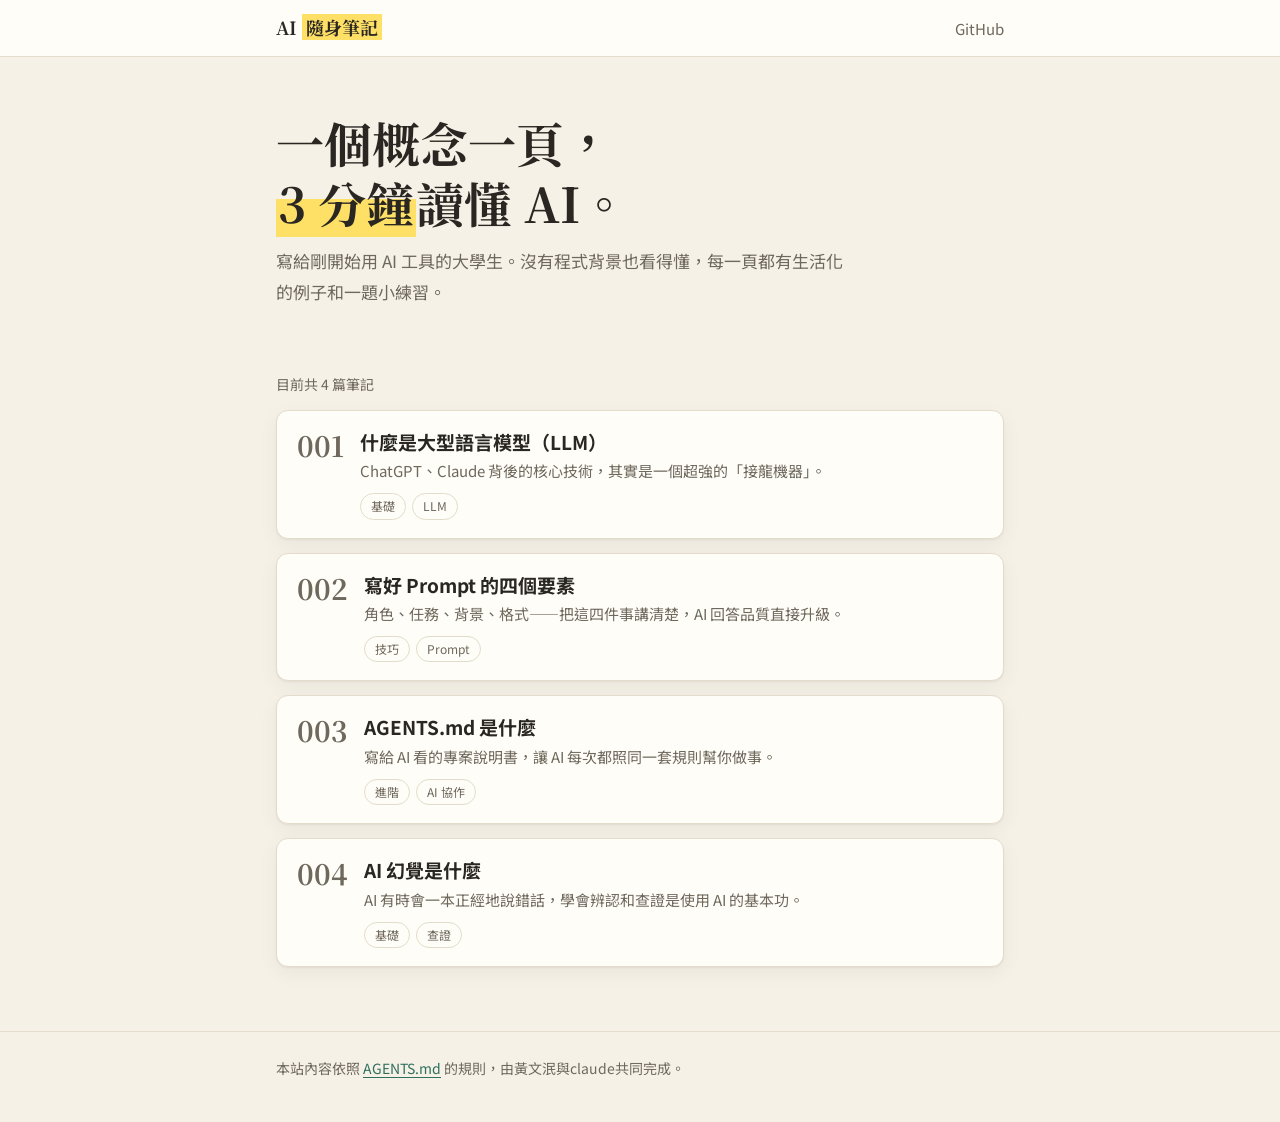
<file: index.html>
<!doctype html>
<html lang="zh-Hant-TW">
<head>
  <meta charset="utf-8">
  <meta name="viewport" content="width=device-width, initial-scale=1">
  <title>AI 隨身筆記｜一個概念一頁</title>
  <meta name="description" content="給大學生的 AI 學習筆記，一個概念一頁，3 分鐘讀完。">
  <link rel="preconnect" href="https://fonts.googleapis.com">
  <link rel="preconnect" href="https://fonts.gstatic.com" crossorigin>
  <link href="https://fonts.googleapis.com/css2?family=Noto+Sans+TC:wght@400;700&family=Noto+Serif+TC:wght@700&display=swap" rel="stylesheet">
  <link rel="stylesheet" href="assets/style.css">
</head>
<body>
  <header class="site-bar">
    <div class="wrap">
      <a class="brand" href="index.html">AI <span>隨身筆記</span></a>
         <nav><a href="https://github.com/hank177/ai-notes">GitHub</a></nav>
    </div>
  </header>

  <main class="wrap">
    <section class="hero">
      <h1>一個概念一頁，<br><mark>3 分鐘</mark>讀懂 AI。</h1>
      <p>寫給剛開始用 AI 工具的大學生。沒有程式背景也看得懂，每一頁都有生活化的例子和一題小練習。</p>
    </section>

    <p class="count">目前共 4 篇筆記</p>

    <ol class="note-list">
      <li>
        <a class="card" href="notes/001-what-is-llm.html">
          <span class="num">001</span>
          <h3>什麼是大型語言模型（LLM）</h3>
          <p>ChatGPT、Claude 背後的核心技術，其實是一個超強的「接龍機器」。</p>
          <span class="tags"><span class="tag">基礎</span><span class="tag">LLM</span></span>
        </a>
      </li>
      <li>
        <a class="card" href="notes/002-prompt-basics.html">
          <span class="num">002</span>
          <h3>寫好 Prompt 的四個要素</h3>
          <p>角色、任務、背景、格式——把這四件事講清楚，AI 回答品質直接升級。</p>
          <span class="tags"><span class="tag">技巧</span><span class="tag">Prompt</span></span>
        </a>
      </li>
      <li>
        <a class="card" href="notes/003-agents-md.html">
          <span class="num">003</span>
          <h3>AGENTS.md 是什麼</h3>
          <p>寫給 AI 看的專案說明書，讓 AI 每次都照同一套規則幫你做事。</p>
          <span class="tags"><span class="tag">進階</span><span class="tag">AI 協作</span></span>
        </a>
      </li>
      <li>
        <a class="card" href="notes/004-ai-hallucination.html">
          <span class="num">004</span>
          <h3>AI 幻覺是什麼</h3>
          <p>AI 有時會一本正經地說錯話，學會辨認和查證是使用 AI 的基本功。</p>
          <span class="tags"><span class="tag">基礎</span><span class="tag">查證</span></span>
        </a>
      </li>
    </ol>
  </main>

  <footer class="site-foot">
    <div class="wrap">
      本站內容依照 <a href="AGENTS.md">AGENTS.md</a> 的規則，由黃文泯與claude共同完成。
    </div>
  </footer>
</body>
</html>
</file>
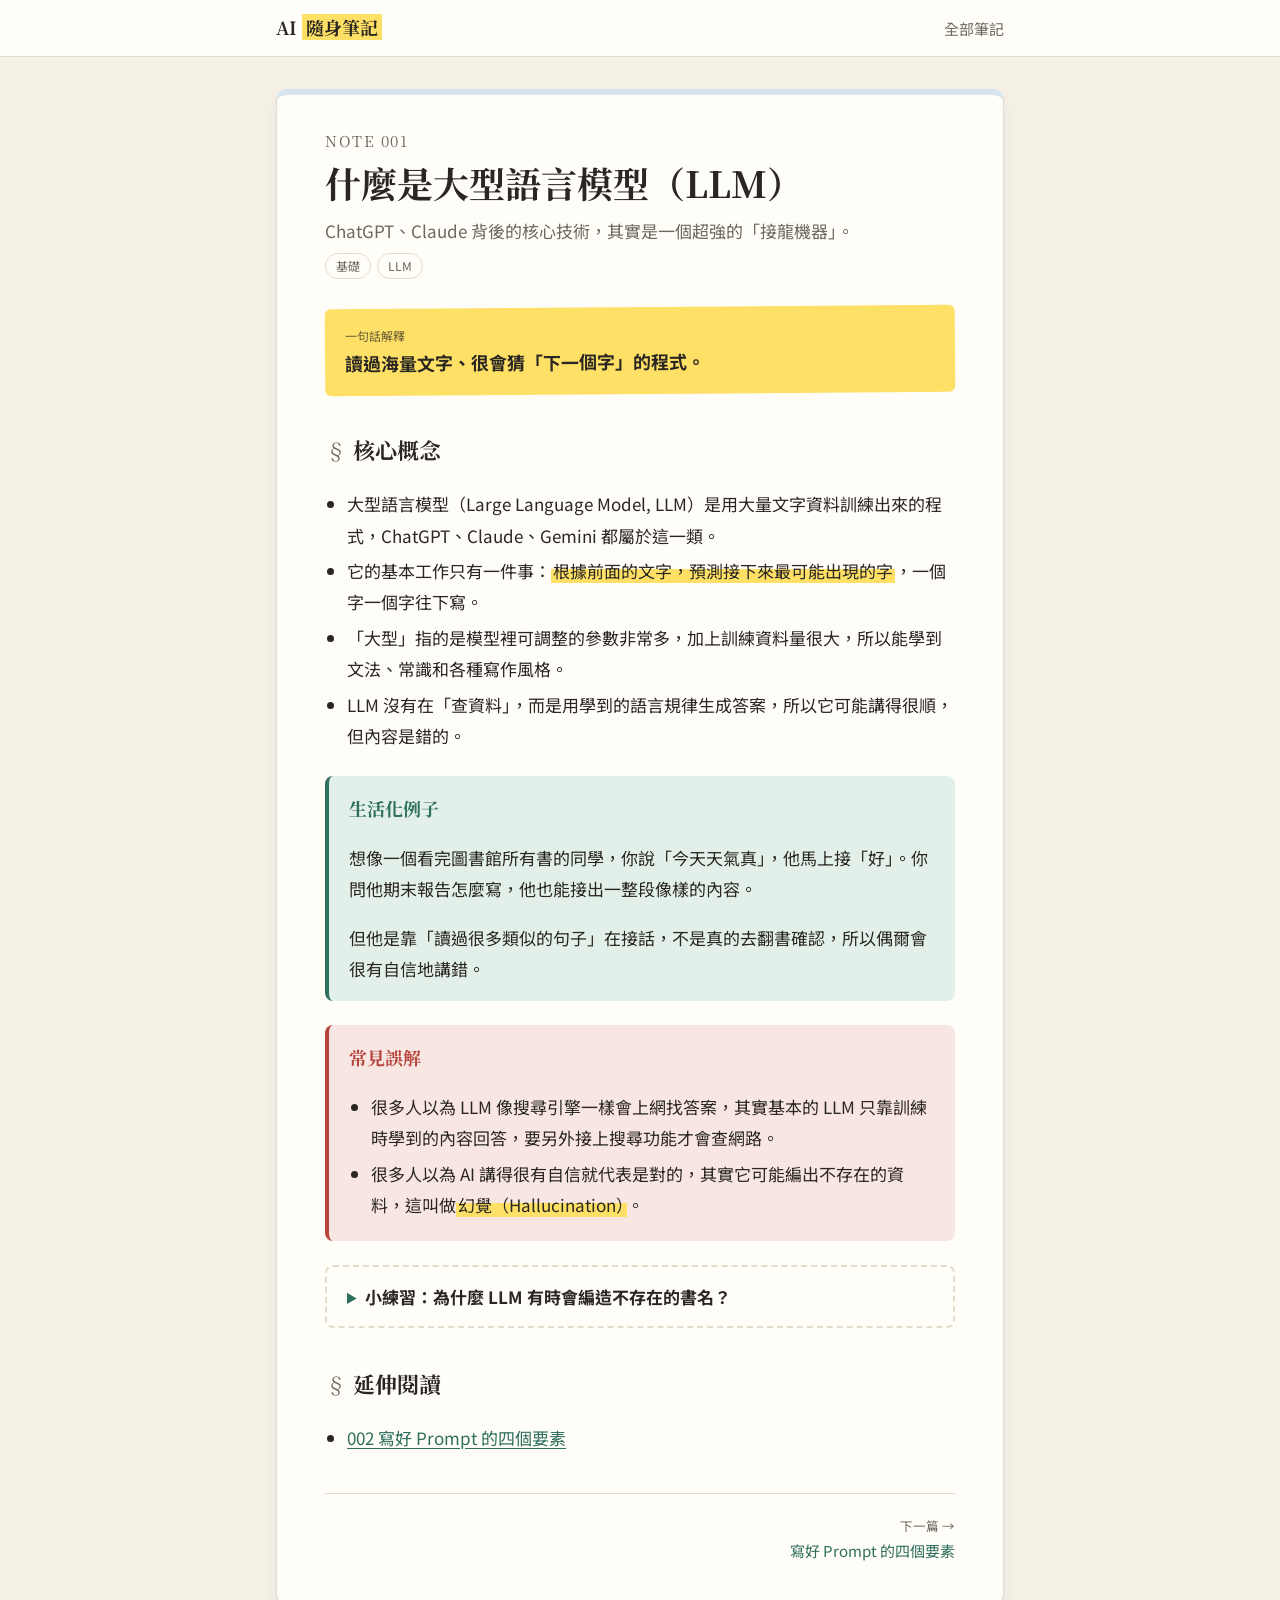
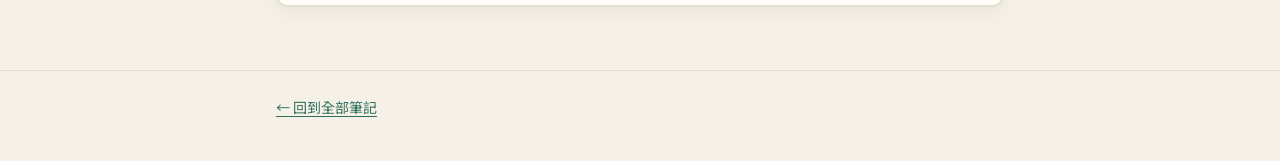
<file: 001-what-is-llm.html>
<!doctype html>
<html lang="zh-Hant-TW">
<head>
  <meta charset="utf-8">
  <meta name="viewport" content="width=device-width, initial-scale=1">
  <title>什麼是大型語言模型（LLM）｜AI 隨身筆記</title>
  <meta name="description" content="ChatGPT、Claude 背後的核心技術，其實是一個超強的「接龍機器」。">
  <link rel="preconnect" href="https://fonts.googleapis.com">
  <link rel="preconnect" href="https://fonts.gstatic.com" crossorigin>
  <link href="https://fonts.googleapis.com/css2?family=Noto+Sans+TC:wght@400;700&family=Noto+Serif+TC:wght@700&display=swap" rel="stylesheet">
  <link rel="stylesheet" href="../assets/style.css">
</head>
<body>
  <header class="site-bar">
    <div class="wrap">
      <a class="brand" href="../index.html">AI <span>隨身筆記</span></a>
      <nav><a href="../index.html">全部筆記</a></nav>
    </div>
  </header>

  <main class="wrap">
    <article class="note">

      <header class="note-head">
        <div class="num">NOTE 001</div>
        <h1>什麼是大型語言模型（LLM）</h1>
        <p class="summary">ChatGPT、Claude 背後的核心技術，其實是一個超強的「接龍機器」。</p>
        <div class="tags"><span class="tag">基礎</span><span class="tag">LLM</span></div>
      </header>

      <section class="tldr">
        <span class="label">一句話解釋</span>
        <p>讀過海量文字、很會猜「下一個字」的程式。</p>
      </section>

      <section>
        <h2>核心概念</h2>
        <ul>
          <li>大型語言模型（Large Language Model, LLM）是用大量文字資料訓練出來的程式，ChatGPT、Claude、Gemini 都屬於這一類。</li>
          <li>它的基本工作只有一件事：<mark>根據前面的文字，預測接下來最可能出現的字</mark>，一個字一個字往下寫。</li>
          <li>「大型」指的是模型裡可調整的參數非常多，加上訓練資料量很大，所以能學到文法、常識和各種寫作風格。</li>
          <li>LLM 沒有在「查資料」，而是用學到的語言規律生成答案，所以它可能講得很順，但內容是錯的。</li>
        </ul>
      </section>

      <div class="example">
        <h2>生活化例子</h2>
        <p>想像一個看完圖書館所有書的同學，你說「今天天氣真」，他馬上接「好」。你問他期末報告怎麼寫，他也能接出一整段像樣的內容。</p>
        <p>但他是靠「讀過很多類似的句子」在接話，不是真的去翻書確認，所以偶爾會很有自信地講錯。</p>
      </div>

      <div class="pitfall">
        <h2>常見誤解</h2>
        <ul>
          <li>很多人以為 LLM 像搜尋引擎一樣會上網找答案，其實基本的 LLM 只靠訓練時學到的內容回答，要另外接上搜尋功能才會查網路。</li>
          <li>很多人以為 AI 講得很有自信就代表是對的，其實它可能編出不存在的資料，這叫做<mark>幻覺（Hallucination）</mark>。</li>
        </ul>
      </div>

      <details class="quiz">
        <summary>小練習：為什麼 LLM 有時會編造不存在的書名？</summary>
        <p>因為 LLM 是在預測「看起來合理的下一個字」，不是在資料庫裡查找。一個書名只要聽起來很合理，模型就可能生成出來，即使那本書根本不存在。所以重要資訊一定要自己再查證。</p>
      </details>

      <section>
        <h2>延伸閱讀</h2>
        <ul>
          <li><a href="002-prompt-basics.html">002 寫好 Prompt 的四個要素</a></li>
        </ul>
      </section>

      <nav class="pager">
        <a class="next" href="002-prompt-basics.html"><small>下一篇 →</small>寫好 Prompt 的四個要素</a>
      </nav>

    </article>
  </main>

  <footer class="site-foot">
    <div class="wrap"><a href="../index.html">← 回到全部筆記</a></div>
  </footer>
</body>
</html>
</file>
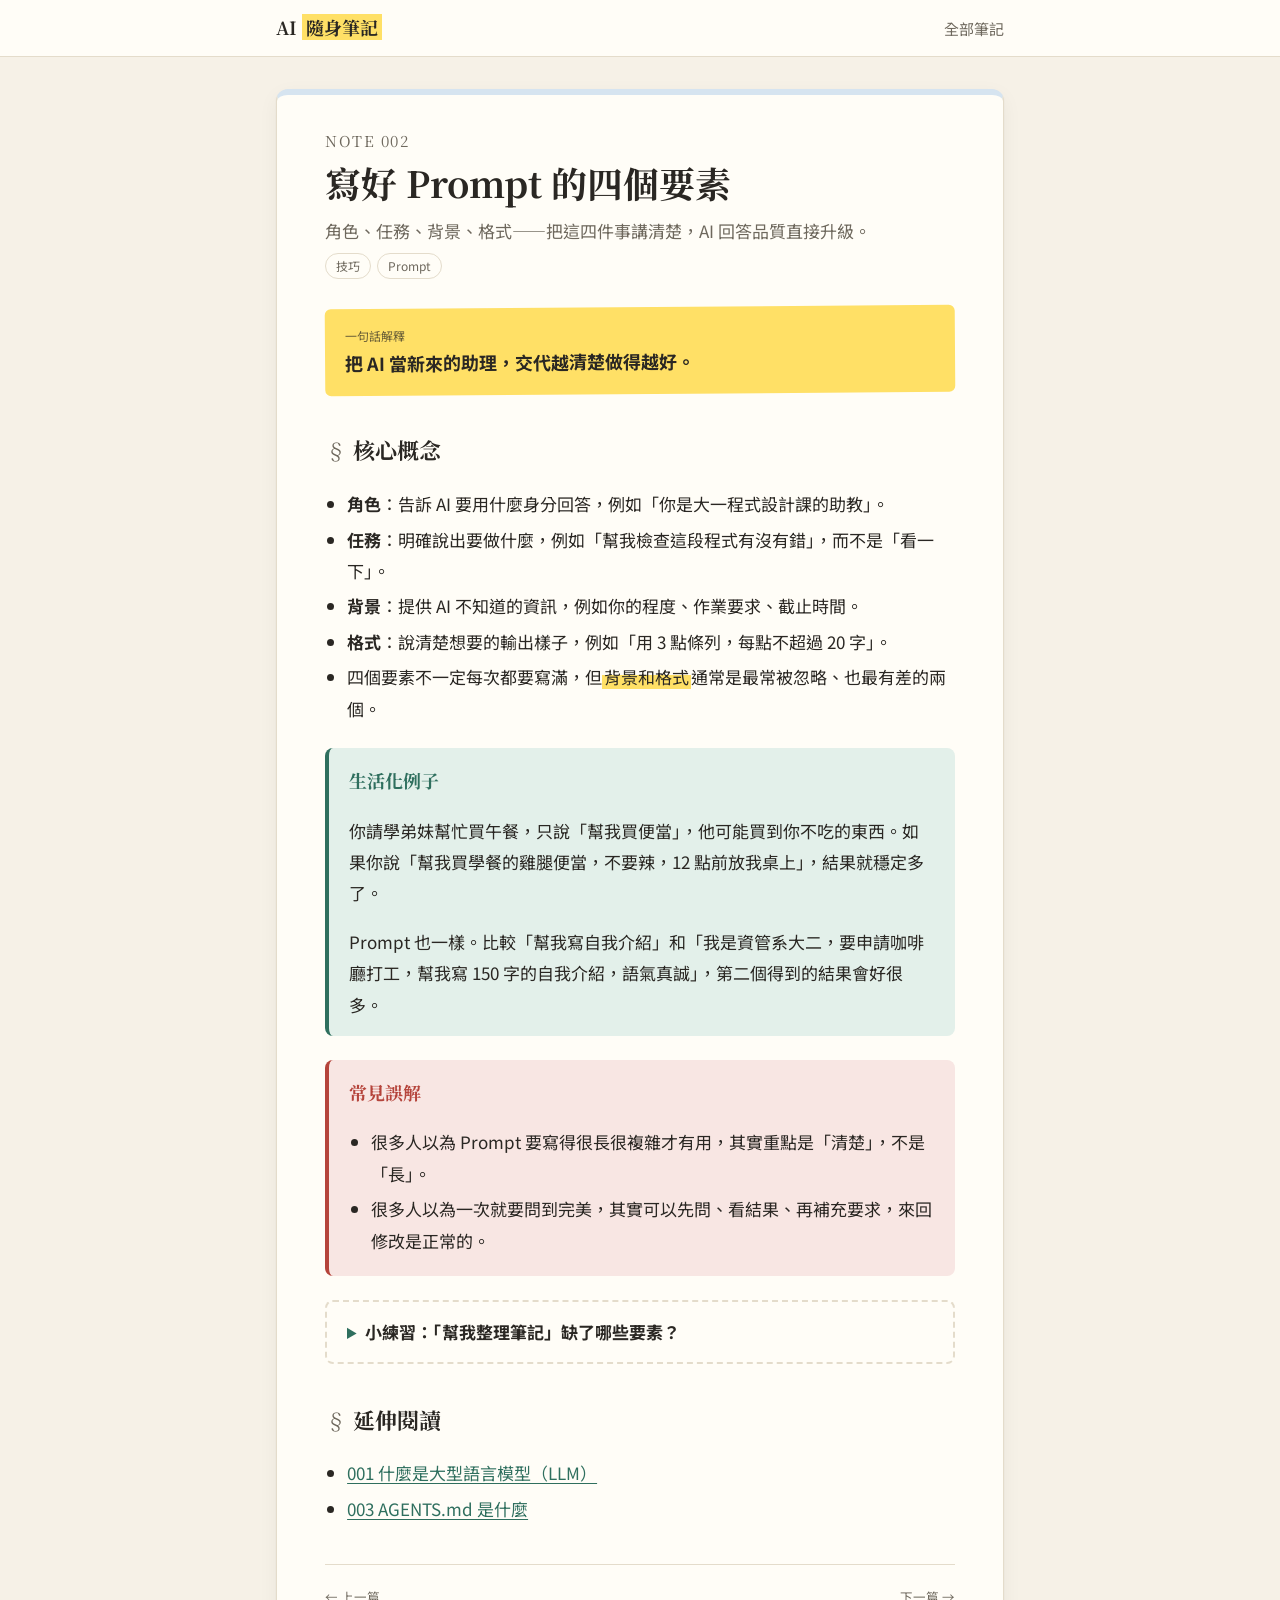
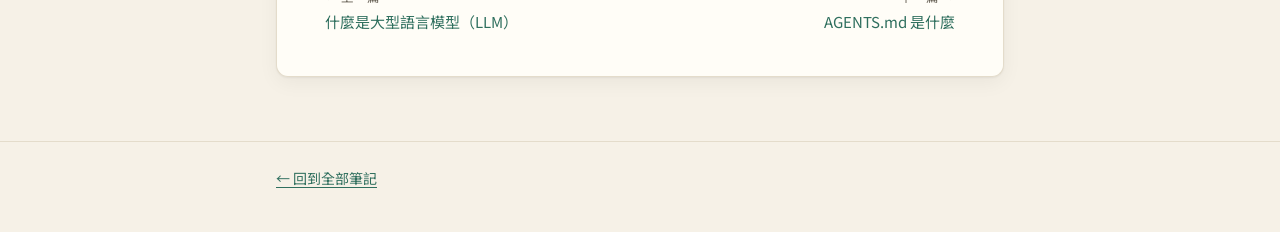
<file: 002-prompt-basics.html>
<!doctype html>
<html lang="zh-Hant-TW">
<head>
  <meta charset="utf-8">
  <meta name="viewport" content="width=device-width, initial-scale=1">
  <title>寫好 Prompt 的四個要素｜AI 隨身筆記</title>
  <meta name="description" content="角色、任務、背景、格式——把這四件事講清楚，AI 回答品質直接升級。">
  <link rel="preconnect" href="https://fonts.googleapis.com">
  <link rel="preconnect" href="https://fonts.gstatic.com" crossorigin>
  <link href="https://fonts.googleapis.com/css2?family=Noto+Sans+TC:wght@400;700&family=Noto+Serif+TC:wght@700&display=swap" rel="stylesheet">
  <link rel="stylesheet" href="../assets/style.css">
</head>
<body>
  <header class="site-bar">
    <div class="wrap">
      <a class="brand" href="../index.html">AI <span>隨身筆記</span></a>
      <nav><a href="../index.html">全部筆記</a></nav>
    </div>
  </header>

  <main class="wrap">
    <article class="note">

      <header class="note-head">
        <div class="num">NOTE 002</div>
        <h1>寫好 Prompt 的四個要素</h1>
        <p class="summary">角色、任務、背景、格式——把這四件事講清楚，AI 回答品質直接升級。</p>
        <div class="tags"><span class="tag">技巧</span><span class="tag">Prompt</span></div>
      </header>

      <section class="tldr">
        <span class="label">一句話解釋</span>
        <p>把 AI 當新來的助理，交代越清楚做得越好。</p>
      </section>

      <section>
        <h2>核心概念</h2>
        <ul>
          <li><strong>角色</strong>：告訴 AI 要用什麼身分回答，例如「你是大一程式設計課的助教」。</li>
          <li><strong>任務</strong>：明確說出要做什麼，例如「幫我檢查這段程式有沒有錯」，而不是「看一下」。</li>
          <li><strong>背景</strong>：提供 AI 不知道的資訊，例如你的程度、作業要求、截止時間。</li>
          <li><strong>格式</strong>：說清楚想要的輸出樣子，例如「用 3 點條列，每點不超過 20 字」。</li>
          <li>四個要素不一定每次都要寫滿，但<mark>背景和格式</mark>通常是最常被忽略、也最有差的兩個。</li>
        </ul>
      </section>

      <div class="example">
        <h2>生活化例子</h2>
        <p>你請學弟妹幫忙買午餐，只說「幫我買便當」，他可能買到你不吃的東西。如果你說「幫我買學餐的雞腿便當，不要辣，12 點前放我桌上」，結果就穩定多了。</p>
        <p>Prompt 也一樣。比較「幫我寫自我介紹」和「我是資管系大二，要申請咖啡廳打工，幫我寫 150 字的自我介紹，語氣真誠」，第二個得到的結果會好很多。</p>
      </div>

      <div class="pitfall">
        <h2>常見誤解</h2>
        <ul>
          <li>很多人以為 Prompt 要寫得很長很複雜才有用，其實重點是「清楚」，不是「長」。</li>
          <li>很多人以為一次就要問到完美，其實可以先問、看結果、再補充要求，來回修改是正常的。</li>
        </ul>
      </div>

      <details class="quiz">
        <summary>小練習：「幫我整理筆記」缺了哪些要素？</summary>
        <p>它只有任務，而且任務還很模糊。可以補上背景（哪一科、筆記內容貼在下面）和格式（例如「整理成 5 個重點，每點附一個例子」）。如果需要，也可以加角色（例如「你是這科的助教」）。</p>
      </details>

      <section>
        <h2>延伸閱讀</h2>
        <ul>
          <li><a href="001-what-is-llm.html">001 什麼是大型語言模型（LLM）</a></li>
          <li><a href="003-agents-md.html">003 AGENTS.md 是什麼</a></li>
        </ul>
      </section>

      <nav class="pager">
        <a class="prev" href="001-what-is-llm.html"><small>← 上一篇</small>什麼是大型語言模型（LLM）</a>
        <a class="next" href="003-agents-md.html"><small>下一篇 →</small>AGENTS.md 是什麼</a>
      </nav>

    </article>
  </main>

  <footer class="site-foot">
    <div class="wrap"><a href="../index.html">← 回到全部筆記</a></div>
  </footer>
</body>
</html>
</file>
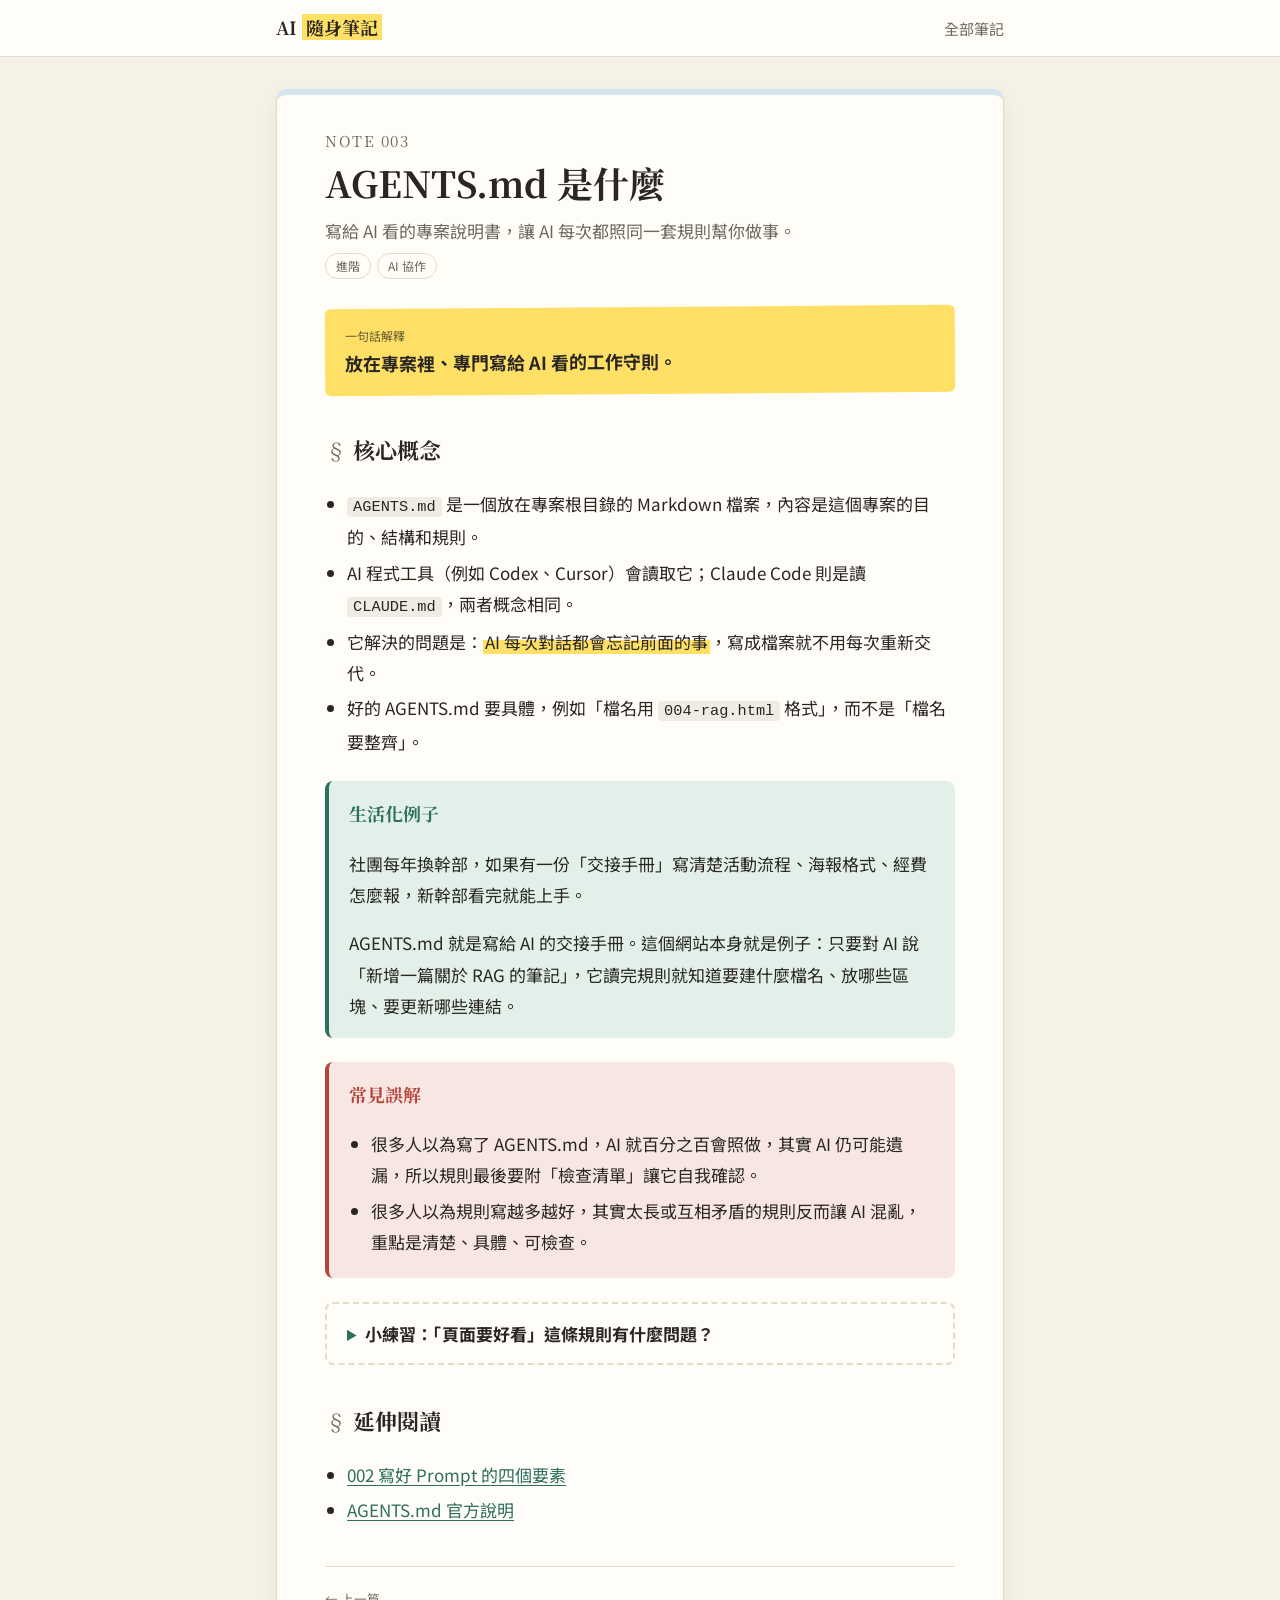
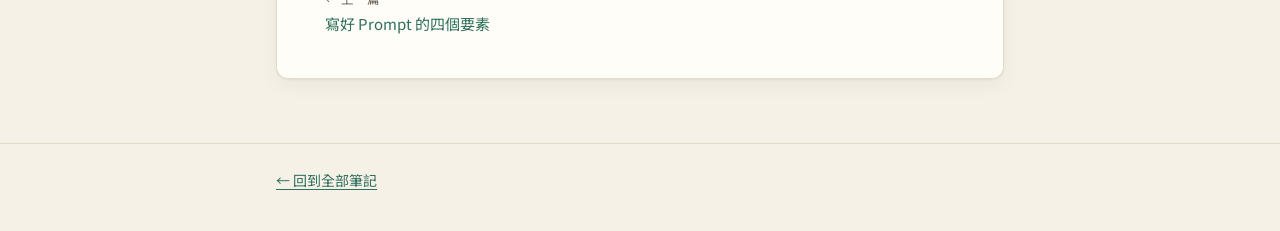
<file: 003-agents-md.html>
<!doctype html>
<html lang="zh-Hant-TW">
<head>
  <meta charset="utf-8">
  <meta name="viewport" content="width=device-width, initial-scale=1">
  <title>AGENTS.md 是什麼｜AI 隨身筆記</title>
  <meta name="description" content="寫給 AI 看的專案說明書，讓 AI 每次都照同一套規則幫你做事。">
  <link rel="preconnect" href="https://fonts.googleapis.com">
  <link rel="preconnect" href="https://fonts.gstatic.com" crossorigin>
  <link href="https://fonts.googleapis.com/css2?family=Noto+Sans+TC:wght@400;700&family=Noto+Serif+TC:wght@700&display=swap" rel="stylesheet">
  <link rel="stylesheet" href="../assets/style.css">
</head>
<body>
  <header class="site-bar">
    <div class="wrap">
      <a class="brand" href="../index.html">AI <span>隨身筆記</span></a>
      <nav><a href="../index.html">全部筆記</a></nav>
    </div>
  </header>

  <main class="wrap">
    <article class="note">

      <header class="note-head">
        <div class="num">NOTE 003</div>
        <h1>AGENTS.md 是什麼</h1>
        <p class="summary">寫給 AI 看的專案說明書，讓 AI 每次都照同一套規則幫你做事。</p>
        <div class="tags"><span class="tag">進階</span><span class="tag">AI 協作</span></div>
      </header>

      <section class="tldr">
        <span class="label">一句話解釋</span>
        <p>放在專案裡、專門寫給 AI 看的工作守則。</p>
      </section>

      <section>
        <h2>核心概念</h2>
        <ul>
          <li><code>AGENTS.md</code> 是一個放在專案根目錄的 Markdown 檔案，內容是這個專案的目的、結構和規則。</li>
          <li>AI 程式工具（例如 Codex、Cursor）會讀取它；Claude Code 則是讀 <code>CLAUDE.md</code>，兩者概念相同。</li>
          <li>它解決的問題是：<mark>AI 每次對話都會忘記前面的事</mark>，寫成檔案就不用每次重新交代。</li>
          <li>好的 AGENTS.md 要具體，例如「檔名用 <code>004-rag.html</code> 格式」，而不是「檔名要整齊」。</li>
        </ul>
      </section>

      <div class="example">
        <h2>生活化例子</h2>
        <p>社團每年換幹部，如果有一份「交接手冊」寫清楚活動流程、海報格式、經費怎麼報，新幹部看完就能上手。</p>
        <p>AGENTS.md 就是寫給 AI 的交接手冊。這個網站本身就是例子：只要對 AI 說「新增一篇關於 RAG 的筆記」，它讀完規則就知道要建什麼檔名、放哪些區塊、要更新哪些連結。</p>
      </div>

      <div class="pitfall">
        <h2>常見誤解</h2>
        <ul>
          <li>很多人以為寫了 AGENTS.md，AI 就百分之百會照做，其實 AI 仍可能遺漏，所以規則最後要附「檢查清單」讓它自我確認。</li>
          <li>很多人以為規則寫越多越好，其實太長或互相矛盾的規則反而讓 AI 混亂，重點是清楚、具體、可檢查。</li>
        </ul>
      </div>

      <details class="quiz">
        <summary>小練習：「頁面要好看」這條規則有什麼問題？</summary>
        <p>太模糊，AI 不知道什麼叫好看。可以改成具體規則，例如「只能使用 style.css 裡定義的顏色變數」、「強調文字用 &lt;mark&gt;，一頁最多 3 處」，這樣 AI 和人都能檢查有沒有做到。</p>
      </details>

      <section>
        <h2>延伸閱讀</h2>
        <ul>
          <li><a href="002-prompt-basics.html">002 寫好 Prompt 的四個要素</a></li>
          <li><a href="https://agents.md/">AGENTS.md 官方說明</a></li>
        </ul>
      </section>

      <nav class="pager">
        <a class="prev" href="002-prompt-basics.html"><small>← 上一篇</small>寫好 Prompt 的四個要素</a>
      </nav>

    </article>
  </main>

  <footer class="site-foot">
    <div class="wrap"><a href="../index.html">← 回到全部筆記</a></div>
  </footer>
</body>
</html>
</file>
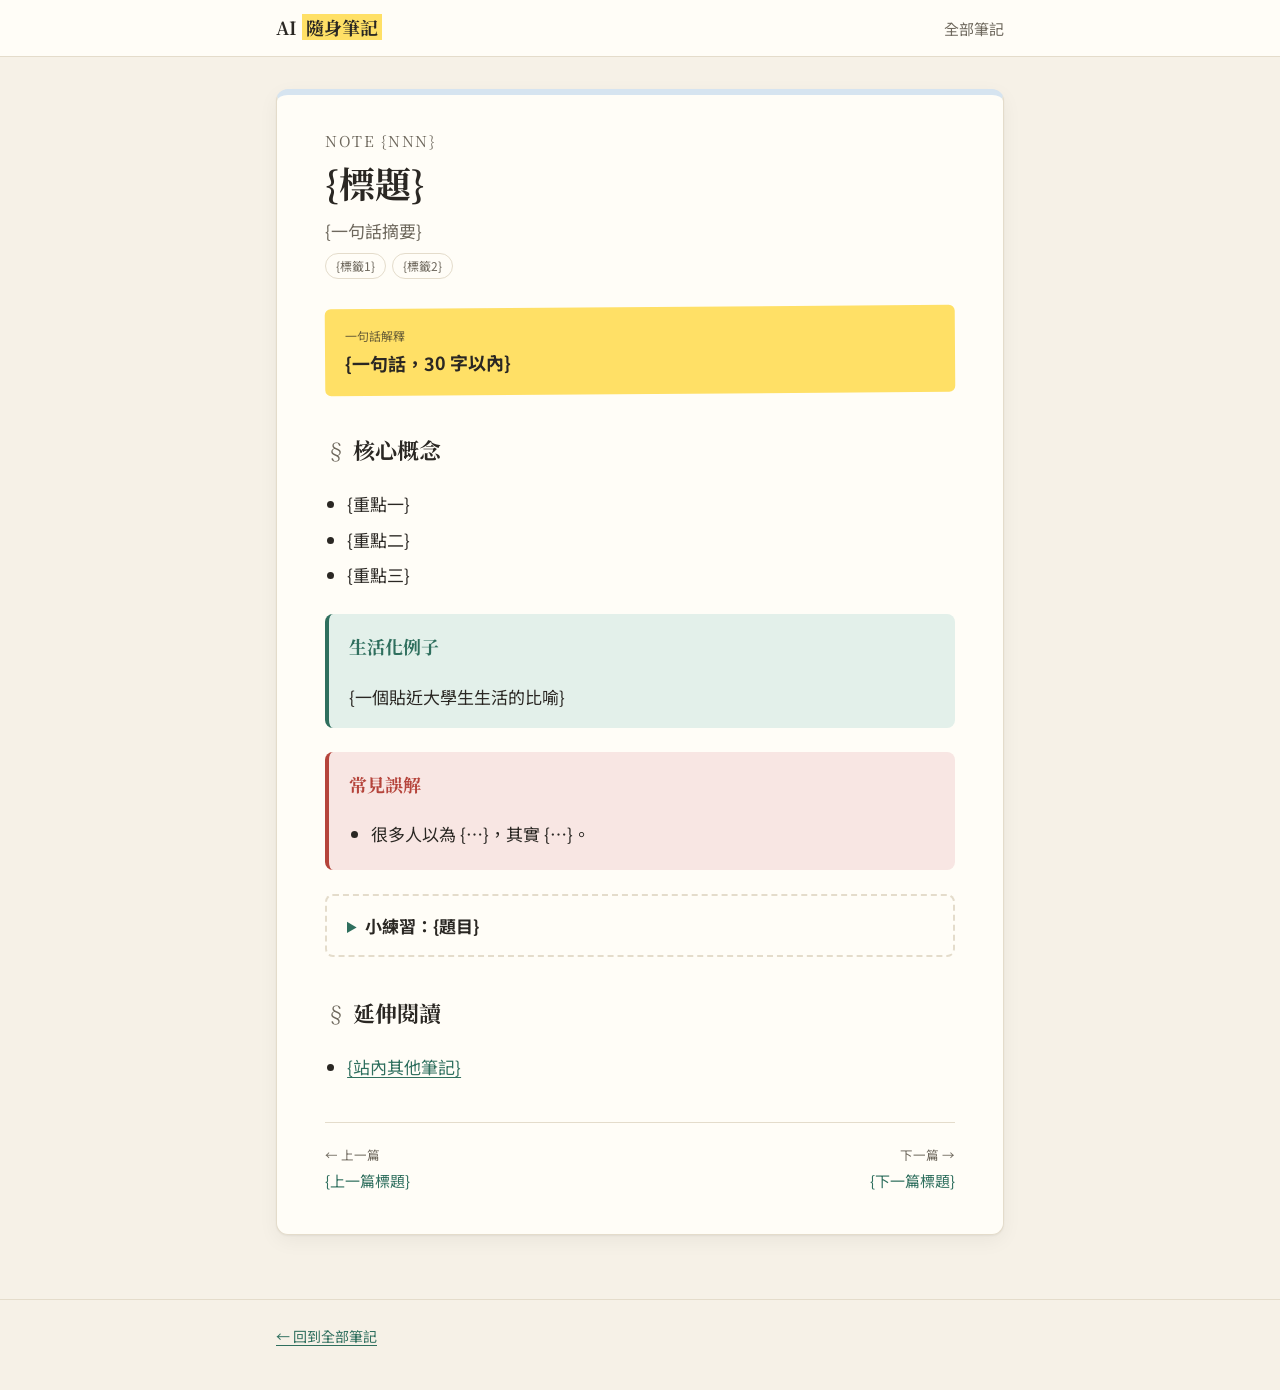
<file: _template.html>
<!doctype html>
<html lang="zh-Hant-TW">
<head>
  <meta charset="utf-8">
  <meta name="viewport" content="width=device-width, initial-scale=1">
  <title>{標題}｜AI 隨身筆記</title>
  <meta name="description" content="{一句話摘要}">
  <link rel="preconnect" href="https://fonts.googleapis.com">
  <link rel="preconnect" href="https://fonts.gstatic.com" crossorigin>
  <link href="https://fonts.googleapis.com/css2?family=Noto+Sans+TC:wght@400;700&family=Noto+Serif+TC:wght@700&display=swap" rel="stylesheet">
  <link rel="stylesheet" href="../assets/style.css">
</head>
<body>
  <!-- 樣板：複製後依 AGENTS.md 第 5、8 節填寫。請勿刪除本檔，也不要放進首頁目錄。 -->
  <header class="site-bar">
    <div class="wrap">
      <a class="brand" href="../index.html">AI <span>隨身筆記</span></a>
      <nav><a href="../index.html">全部筆記</a></nav>
    </div>
  </header>

  <main class="wrap">
    <article class="note">

      <!-- 1. 頁首 -->
      <header class="note-head">
        <div class="num">NOTE {NNN}</div>
        <h1>{標題}</h1>
        <p class="summary">{一句話摘要}</p>
        <div class="tags"><span class="tag">{標籤1}</span><span class="tag">{標籤2}</span></div>
      </header>

      <!-- 2. 一句話解釋（30 字以內） -->
      <section class="tldr">
        <span class="label">一句話解釋</span>
        <p>{一句話，30 字以內}</p>
      </section>

      <!-- 3. 核心概念（3～5 點） -->
      <section>
        <h2>核心概念</h2>
        <ul>
          <li>{重點一}</li>
          <li>{重點二}</li>
          <li>{重點三}</li>
        </ul>
      </section>

      <!-- 4. 生活化例子 -->
      <div class="example">
        <h2>生活化例子</h2>
        <p>{一個貼近大學生生活的比喻}</p>
      </div>

      <!-- 5. 常見誤解（1～3 個） -->
      <div class="pitfall">
        <h2>常見誤解</h2>
        <ul>
          <li>很多人以為 {…}，其實 {…}。</li>
        </ul>
      </div>

      <!-- 6. 小練習（1 題） -->
      <details class="quiz">
        <summary>小練習：{題目}</summary>
        <p>{答案與解說}</p>
      </details>

      <!-- 7. 延伸閱讀（選填，不需要就整段刪掉） -->
      <section>
        <h2>延伸閱讀</h2>
        <ul>
          <li><a href="{NNN-slug}.html">{站內其他筆記}</a></li>
        </ul>
      </section>

      <!-- 8. 上一頁／下一頁 -->
      <nav class="pager">
        <a class="prev" href="{上一篇}.html"><small>← 上一篇</small>{上一篇標題}</a>
        <a class="next" href="{下一篇}.html"><small>下一篇 →</small>{下一篇標題}</a>
      </nav>

    </article>
  </main>

  <footer class="site-foot">
    <div class="wrap"><a href="../index.html">← 回到全部筆記</a></div>
  </footer>
</body>
</html>
</file>
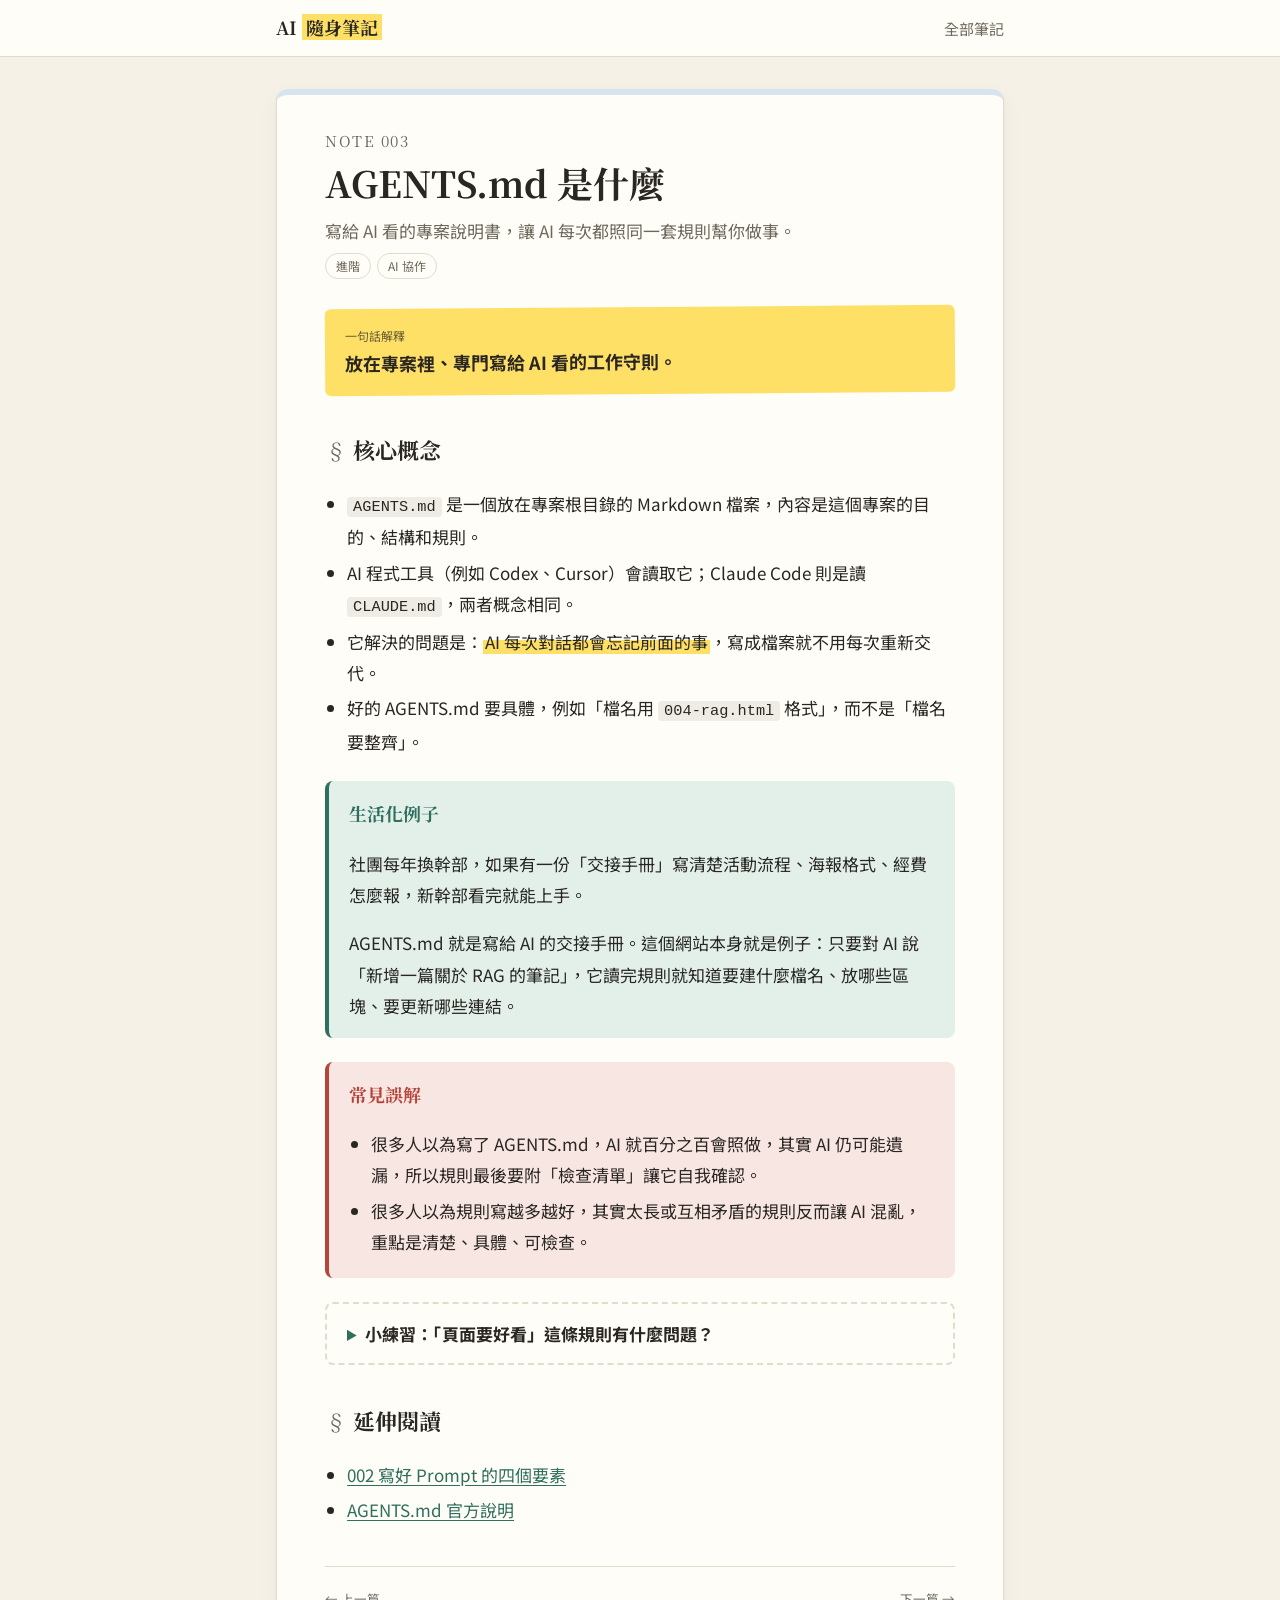
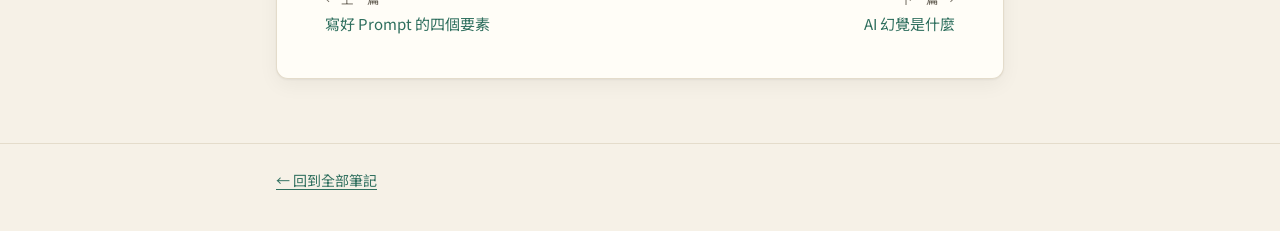
<file: notes/003-agents-md.html>
<!doctype html>
<html lang="zh-Hant-TW">
<head>
  <meta charset="utf-8">
  <meta name="viewport" content="width=device-width, initial-scale=1">
  <title>AGENTS.md 是什麼｜AI 隨身筆記</title>
  <meta name="description" content="寫給 AI 看的專案說明書，讓 AI 每次都照同一套規則幫你做事。">
  <link rel="preconnect" href="https://fonts.googleapis.com">
  <link rel="preconnect" href="https://fonts.gstatic.com" crossorigin>
  <link href="https://fonts.googleapis.com/css2?family=Noto+Sans+TC:wght@400;700&family=Noto+Serif+TC:wght@700&display=swap" rel="stylesheet">
  <link rel="stylesheet" href="../assets/style.css">
</head>
<body>
  <header class="site-bar">
    <div class="wrap">
      <a class="brand" href="../index.html">AI <span>隨身筆記</span></a>
      <nav><a href="../index.html">全部筆記</a></nav>
    </div>
  </header>

  <main class="wrap">
    <article class="note">

      <header class="note-head">
        <div class="num">NOTE 003</div>
        <h1>AGENTS.md 是什麼</h1>
        <p class="summary">寫給 AI 看的專案說明書，讓 AI 每次都照同一套規則幫你做事。</p>
        <div class="tags"><span class="tag">進階</span><span class="tag">AI 協作</span></div>
      </header>

      <section class="tldr">
        <span class="label">一句話解釋</span>
        <p>放在專案裡、專門寫給 AI 看的工作守則。</p>
      </section>

      <section>
        <h2>核心概念</h2>
        <ul>
          <li><code>AGENTS.md</code> 是一個放在專案根目錄的 Markdown 檔案，內容是這個專案的目的、結構和規則。</li>
          <li>AI 程式工具（例如 Codex、Cursor）會讀取它；Claude Code 則是讀 <code>CLAUDE.md</code>，兩者概念相同。</li>
          <li>它解決的問題是：<mark>AI 每次對話都會忘記前面的事</mark>，寫成檔案就不用每次重新交代。</li>
          <li>好的 AGENTS.md 要具體，例如「檔名用 <code>004-rag.html</code> 格式」，而不是「檔名要整齊」。</li>
        </ul>
      </section>

      <div class="example">
        <h2>生活化例子</h2>
        <p>社團每年換幹部，如果有一份「交接手冊」寫清楚活動流程、海報格式、經費怎麼報，新幹部看完就能上手。</p>
        <p>AGENTS.md 就是寫給 AI 的交接手冊。這個網站本身就是例子：只要對 AI 說「新增一篇關於 RAG 的筆記」，它讀完規則就知道要建什麼檔名、放哪些區塊、要更新哪些連結。</p>
      </div>

      <div class="pitfall">
        <h2>常見誤解</h2>
        <ul>
          <li>很多人以為寫了 AGENTS.md，AI 就百分之百會照做，其實 AI 仍可能遺漏，所以規則最後要附「檢查清單」讓它自我確認。</li>
          <li>很多人以為規則寫越多越好，其實太長或互相矛盾的規則反而讓 AI 混亂，重點是清楚、具體、可檢查。</li>
        </ul>
      </div>

      <details class="quiz">
        <summary>小練習：「頁面要好看」這條規則有什麼問題？</summary>
        <p>太模糊，AI 不知道什麼叫好看。可以改成具體規則，例如「只能使用 style.css 裡定義的顏色變數」、「強調文字用 &lt;mark&gt;，一頁最多 3 處」，這樣 AI 和人都能檢查有沒有做到。</p>
      </details>

      <section>
        <h2>延伸閱讀</h2>
        <ul>
          <li><a href="002-prompt-basics.html">002 寫好 Prompt 的四個要素</a></li>
          <li><a href="https://agents.md/">AGENTS.md 官方說明</a></li>
        </ul>
      </section>

      <nav class="pager">
        <a class="prev" href="002-prompt-basics.html"><small>← 上一篇</small>寫好 Prompt 的四個要素</a>
        <a class="next" href="004-ai-hallucination.html"><small>下一篇 →</small>AI 幻覺是什麼</a>
      </nav>

    </article>
  </main>

  <footer class="site-foot">
    <div class="wrap"><a href="../index.html">← 回到全部筆記</a></div>
  </footer>
</body>
</html>
</file>
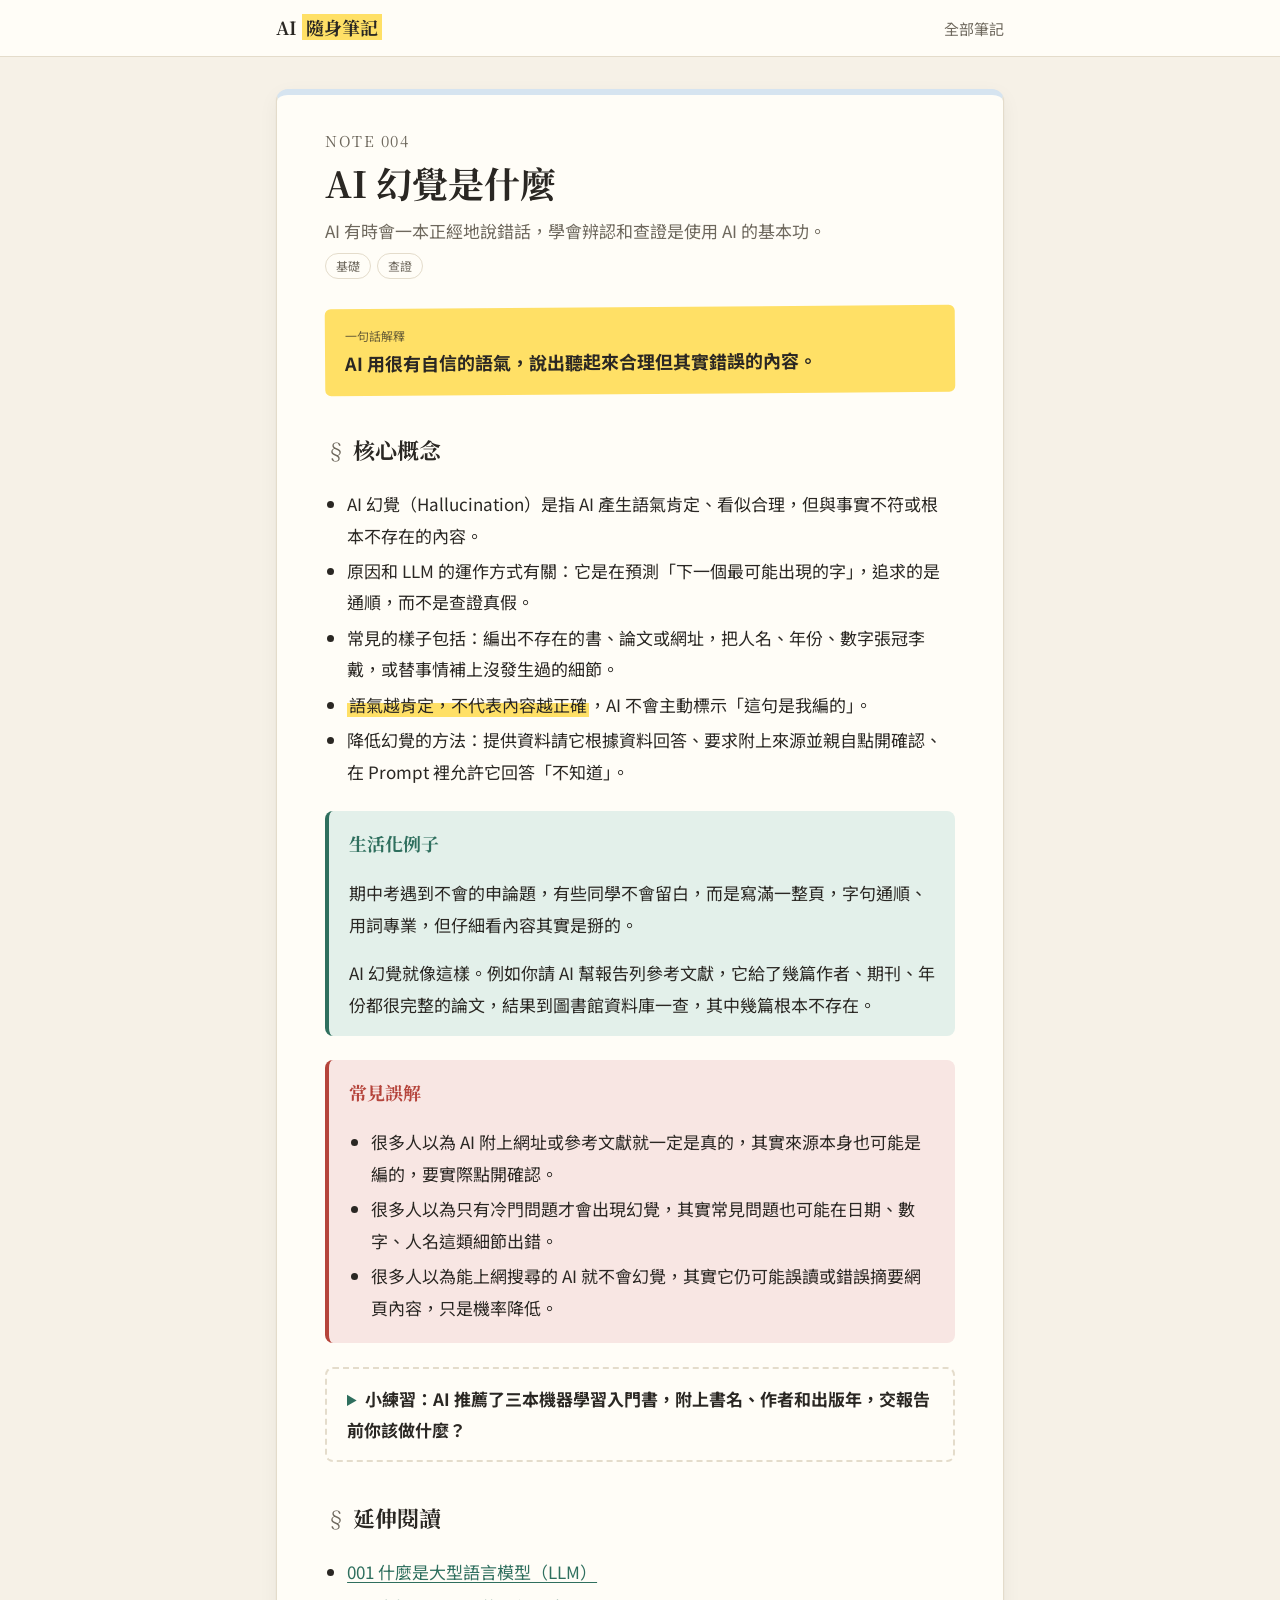
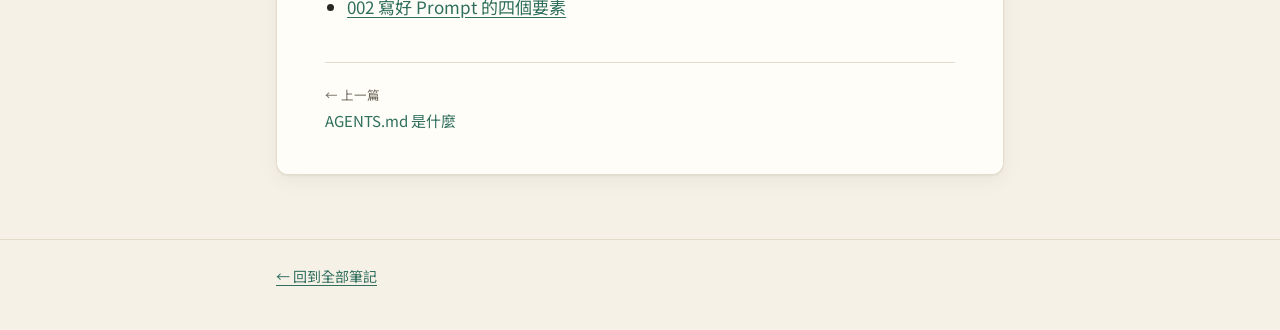
<file: notes/004-ai-hallucination.html>
<!doctype html>
<html lang="zh-Hant-TW">
<head>
  <meta charset="utf-8">
  <meta name="viewport" content="width=device-width, initial-scale=1">
  <title>AI 幻覺是什麼｜AI 隨身筆記</title>
  <meta name="description" content="AI 有時會一本正經地說錯話，學會辨認和查證是使用 AI 的基本功。">
  <link rel="preconnect" href="https://fonts.googleapis.com">
  <link rel="preconnect" href="https://fonts.gstatic.com" crossorigin>
  <link href="https://fonts.googleapis.com/css2?family=Noto+Sans+TC:wght@400;700&family=Noto+Serif+TC:wght@700&display=swap" rel="stylesheet">
  <link rel="stylesheet" href="../assets/style.css">
</head>
<body>
  <header class="site-bar">
    <div class="wrap">
      <a class="brand" href="../index.html">AI <span>隨身筆記</span></a>
      <nav><a href="../index.html">全部筆記</a></nav>
    </div>
  </header>

  <main class="wrap">
    <article class="note">

      <header class="note-head">
        <div class="num">NOTE 004</div>
        <h1>AI 幻覺是什麼</h1>
        <p class="summary">AI 有時會一本正經地說錯話，學會辨認和查證是使用 AI 的基本功。</p>
        <div class="tags"><span class="tag">基礎</span><span class="tag">查證</span></div>
      </header>

      <section class="tldr">
        <span class="label">一句話解釋</span>
        <p>AI 用很有自信的語氣，說出聽起來合理但其實錯誤的內容。</p>
      </section>

      <section>
        <h2>核心概念</h2>
        <ul>
          <li>AI 幻覺（Hallucination）是指 AI 產生語氣肯定、看似合理，但與事實不符或根本不存在的內容。</li>
          <li>原因和 LLM 的運作方式有關：它是在預測「下一個最可能出現的字」，追求的是通順，而不是查證真假。</li>
          <li>常見的樣子包括：編出不存在的書、論文或網址，把人名、年份、數字張冠李戴，或替事情補上沒發生過的細節。</li>
          <li><mark>語氣越肯定，不代表內容越正確</mark>，AI 不會主動標示「這句是我編的」。</li>
          <li>降低幻覺的方法：提供資料請它根據資料回答、要求附上來源並親自點開確認、在 Prompt 裡允許它回答「不知道」。</li>
        </ul>
      </section>

      <div class="example">
        <h2>生活化例子</h2>
        <p>期中考遇到不會的申論題，有些同學不會留白，而是寫滿一整頁，字句通順、用詞專業，但仔細看內容其實是掰的。</p>
        <p>AI 幻覺就像這樣。例如你請 AI 幫報告列參考文獻，它給了幾篇作者、期刊、年份都很完整的論文，結果到圖書館資料庫一查，其中幾篇根本不存在。</p>
      </div>

      <div class="pitfall">
        <h2>常見誤解</h2>
        <ul>
          <li>很多人以為 AI 附上網址或參考文獻就一定是真的，其實來源本身也可能是編的，要實際點開確認。</li>
          <li>很多人以為只有冷門問題才會出現幻覺，其實常見問題也可能在日期、數字、人名這類細節出錯。</li>
          <li>很多人以為能上網搜尋的 AI 就不會幻覺，其實它仍可能誤讀或錯誤摘要網頁內容，只是機率降低。</li>
        </ul>
      </div>

      <details class="quiz">
        <summary>小練習：AI 推薦了三本機器學習入門書，附上書名、作者和出版年，交報告前你該做什麼？</summary>
        <p>逐一到圖書館館藏系統或書店網站查證，確認書真的存在，而且書名、作者、年份都對得上。書目和參考文獻正是幻覺最常出現的地方。下次提問時，也可以加一句「不確定就說不知道」。</p>
      </details>

      <section>
        <h2>延伸閱讀</h2>
        <ul>
          <li><a href="001-what-is-llm.html">001 什麼是大型語言模型（LLM）</a></li>
          <li><a href="002-prompt-basics.html">002 寫好 Prompt 的四個要素</a></li>
        </ul>
      </section>

      <nav class="pager">
        <a class="prev" href="003-agents-md.html"><small>← 上一篇</small>AGENTS.md 是什麼</a>
      </nav>

    </article>
  </main>

  <footer class="site-foot">
    <div class="wrap"><a href="../index.html">← 回到全部筆記</a></div>
  </footer>
</body>
</html>
</file>
<file: assets/style.css>
/* =========================================================
   AI 隨身筆記 — 唯一樣式檔
   規則：只能使用 :root 中的變數，不新增顏色（見 AGENTS.md 第 7 節）
   ========================================================= */

:root {
  --bg: #f6f1e7;
  --paper: #fffdf7;
  --ink: #2a2723;
  --muted: #6e685d;
  --line: #e4dccb;
  --rule: #d6e4f0;          /* 筆記本橫線 */
  --mark: #ffe066;          /* 螢光筆 */
  --accent: #2f6f5e;        /* 綠：例子、連結 */
  --accent-soft: #e3f0ea;
  --warn: #b5443b;          /* 紅：常見誤解 */
  --warn-soft: #f8e6e3;
  --note-soft: #efece5;     /* 灰：補充 */
  --shadow: 0 1px 2px rgba(0,0,0,.05), 0 6px 20px rgba(0,0,0,.05);
  --radius: 12px;
  --font-body: "Noto Sans TC", system-ui, -apple-system, "PingFang TC", "Microsoft JhengHei", sans-serif;
  --font-head: "Noto Serif TC", "Songti TC", serif;
  color-scheme: light;
}

@media (prefers-color-scheme: dark) {
  :root:not([data-theme="light"]) {
    --bg: #1b1a18;
    --paper: #242320;
    --ink: #ece7dc;
    --muted: #a8a194;
    --line: #3a3833;
    --rule: #2d3640;
    --mark: #8a7414;
    --accent: #7cc4ab;
    --accent-soft: #1f322b;
    --warn: #e88a80;
    --warn-soft: #3a2422;
    --note-soft: #2e2c28;
    --shadow: 0 1px 2px rgba(0,0,0,.3);
    color-scheme: dark;
  }
}

* { box-sizing: border-box; }

body {
  margin: 0;
  background: var(--bg);
  color: var(--ink);
  font-family: var(--font-body);
  font-size: 17px;
  line-height: 1.85;
  -webkit-font-smoothing: antialiased;
}

a { color: var(--accent); text-underline-offset: 3px; }
a:hover { text-decoration-thickness: 2px; }

mark {
  background: linear-gradient(transparent 45%, var(--mark) 45%);
  color: inherit;
  padding: 0 2px;
}

code {
  font-family: ui-monospace, "SF Mono", Consolas, monospace;
  font-size: .9em;
  background: var(--note-soft);
  padding: 1px 6px;
  border-radius: 4px;
}

/* ---------- 共用版面 ---------- */
.wrap {
  max-width: 760px;
  margin: 0 auto;
  padding: 0 16px;
}

.site-bar {
  border-bottom: 1px solid var(--line);
  background: var(--paper);
}
.site-bar .wrap {
  display: flex;
  align-items: center;
  justify-content: space-between;
  height: 56px;
}
.brand {
  font-family: var(--font-head);
  font-weight: 700;
  color: var(--ink);
  text-decoration: none;
  font-size: 18px;
}
.brand span { background: var(--mark); padding: 0 4px; }
.site-bar nav a { color: var(--muted); text-decoration: none; font-size: 15px; }

.site-foot {
  margin-top: 64px;
  padding: 24px 0 40px;
  border-top: 1px solid var(--line);
  color: var(--muted);
  font-size: 14px;
}

/* ---------- 首頁 ---------- */
.hero { padding: 56px 0 32px; }
.hero h1 {
  font-family: var(--font-head);
  font-size: clamp(32px, 7vw, 48px);
  line-height: 1.25;
  margin: 0 0 12px;
}
.hero p { color: var(--muted); margin: 0; max-width: 34em; }
.count { font-size: 14px; color: var(--muted); margin: 32px 0 12px; }

.note-list {
  list-style: none;
  padding: 0;
  margin: 0;
  display: grid;
  gap: 14px;
}
.card {
  display: grid;
  grid-template-columns: auto 1fr;
  gap: 4px 16px;
  padding: 18px 20px;
  background: var(--paper);
  border: 1px solid var(--line);
  border-radius: var(--radius);
  box-shadow: var(--shadow);
  text-decoration: none;
  color: var(--ink);
  transition: transform .15s ease, border-color .15s ease;
}
.card:hover { transform: translateY(-2px); border-color: var(--accent); }
.card .num {
  grid-row: span 3;
  font-family: var(--font-head);
  font-size: 28px;
  font-weight: 700;
  color: var(--muted);
  line-height: 1.2;
}
.card h3 { margin: 0; font-size: 19px; line-height: 1.4; }
.card p { margin: 0; color: var(--muted); font-size: 15px; line-height: 1.6; }

.tags { display: flex; flex-wrap: wrap; gap: 6px; margin-top: 6px; }
.tag {
  font-size: 12px;
  padding: 1px 10px;
  border-radius: 99px;
  border: 1px solid var(--line);
  color: var(--muted);
}

/* ---------- 筆記頁 ---------- */
.note {
  margin-top: 32px;
  background: var(--paper);
  border: 1px solid var(--line);
  border-radius: var(--radius);
  box-shadow: var(--shadow);
  padding: 32px clamp(20px, 5vw, 48px) 40px;
  border-top: 6px solid var(--rule);   /* 筆記本頂端的裝訂條 */
}

.note-head .num {
  font-family: var(--font-head);
  color: var(--muted);
  font-size: 15px;
  letter-spacing: .1em;
}
.note-head h1 {
  font-family: var(--font-head);
  font-size: clamp(26px, 5.5vw, 36px);
  line-height: 1.35;
  margin: 4px 0 8px;
}
.note-head .summary { color: var(--muted); margin: 0; }

.note h2 {
  font-family: var(--font-head);
  font-size: 22px;
  margin: 36px 0 8px;
}
.note h2::before { content: "§ "; color: var(--muted); font-weight: 400; }
.note ul, .note ol { padding-left: 1.3em; }
.note li { margin: 4px 0; }

.tldr {
  margin: 28px 0 0;
  padding: 16px 20px;
  background: var(--mark);
  border-radius: 6px;
  font-weight: 700;
  font-size: 18px;
  transform: rotate(-.4deg);
}
.tldr p { margin: 0; }
.tldr .label { display: block; font-size: 12px; font-weight: 400; opacity: .7; }

.example, .pitfall, .callout {
  margin: 24px 0;
  padding: 16px 20px;
  border-radius: 8px;
  border-left: 4px solid;
}
.example  { background: var(--accent-soft); border-color: var(--accent); }
.pitfall  { background: var(--warn-soft);   border-color: var(--warn); }
.callout  { background: var(--note-soft);   border-color: var(--muted); }
.example h2, .pitfall h2 { margin-top: 0; font-size: 18px; }
.example h2::before, .pitfall h2::before { content: none; }
.example h2 { color: var(--accent); }
.pitfall h2 { color: var(--warn); }
.example p:last-child, .pitfall p:last-child, .callout p:last-child,
.pitfall ul:last-child { margin-bottom: 0; }

.quiz {
  margin: 24px 0;
  border: 2px dashed var(--line);
  border-radius: 8px;
  padding: 14px 20px;
}
.quiz summary { cursor: pointer; font-weight: 700; }
.quiz summary::marker { color: var(--accent); }
.quiz[open] summary { margin-bottom: 8px; }

.pager {
  display: flex;
  justify-content: space-between;
  gap: 12px;
  margin-top: 40px;
  padding-top: 20px;
  border-top: 1px solid var(--line);
  font-size: 15px;
}
.pager a { text-decoration: none; max-width: 48%; }
.pager .next { margin-left: auto; text-align: right; }
.pager small { display: block; color: var(--muted); }

@media (max-width: 480px) {
  body { font-size: 16px; }
  .card { grid-template-columns: 1fr; }
  .card .num { grid-row: auto; font-size: 20px; }
}
</file>
